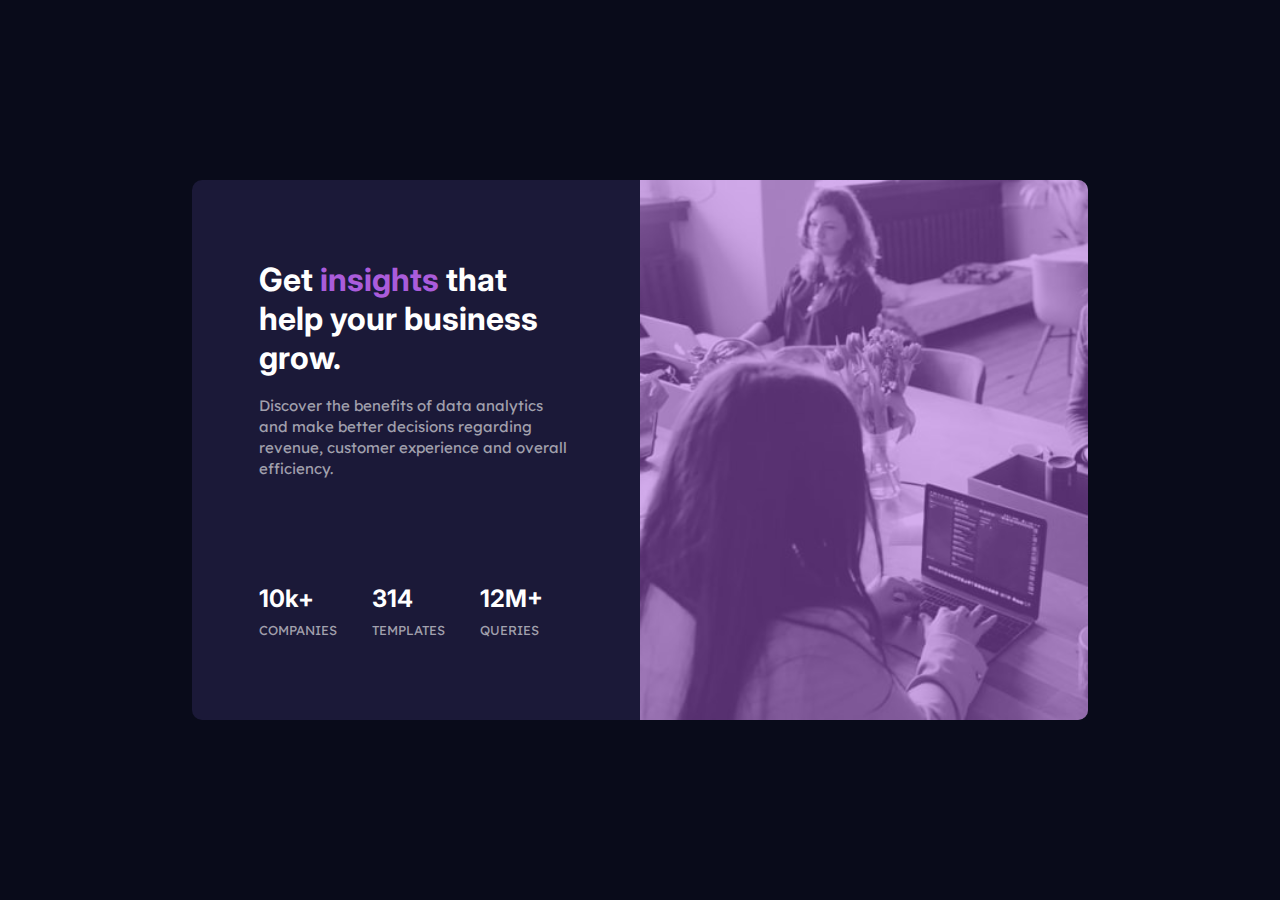
<file: index.html>
<!DOCTYPE html>
<html lang="en">
<head>
    <meta charset="UTF-8">
    <meta http-equiv="X-UA-Compatible" content="IE=edge">
    <meta name="viewport" content="width=device-width, initial-scale=1.0">
    <link rel="stylesheet" href="./style.css">
    <link rel="preconnect" href="https://fonts.googleapis.com">
    <link rel="preconnect" href="https://fonts.gstatic.com" crossorigin>
    <link href="https://fonts.googleapis.com/css2?family=Inter:wght@400;700&display=swap" rel="stylesheet">
    <link href="https://fonts.googleapis.com/css2?family=Lexend+Deca&display=swap" rel="stylesheet">
    <title>Challenge</title>
</head>
<body>
    <div class="container">
    <div class="pcard">
        <div class="left">
            <div class="utext"><h1>Get <span style="color: hsl(277, 64%, 61%);">insights</span> that help your business grow.</h1><br><p>Discover the benefits of data analytics and make better decisions regarding revenue, customer experience and overall efficiency.</p></div>
            <div class="btext">
                <div class="comp"><h2>10k+</h2><p>COMPANIES</p></div>
                <div class="temp"><h2>314</h2><p>TEMPLATES</p></div>
                <div class="query"><h2>12M+</h2><p>QUERIES</p></div>
            </div>
        </div>
        <div class="right"><div class="overlay"></div></div>
    </div>
    </div>
</body>
</html>
</file>
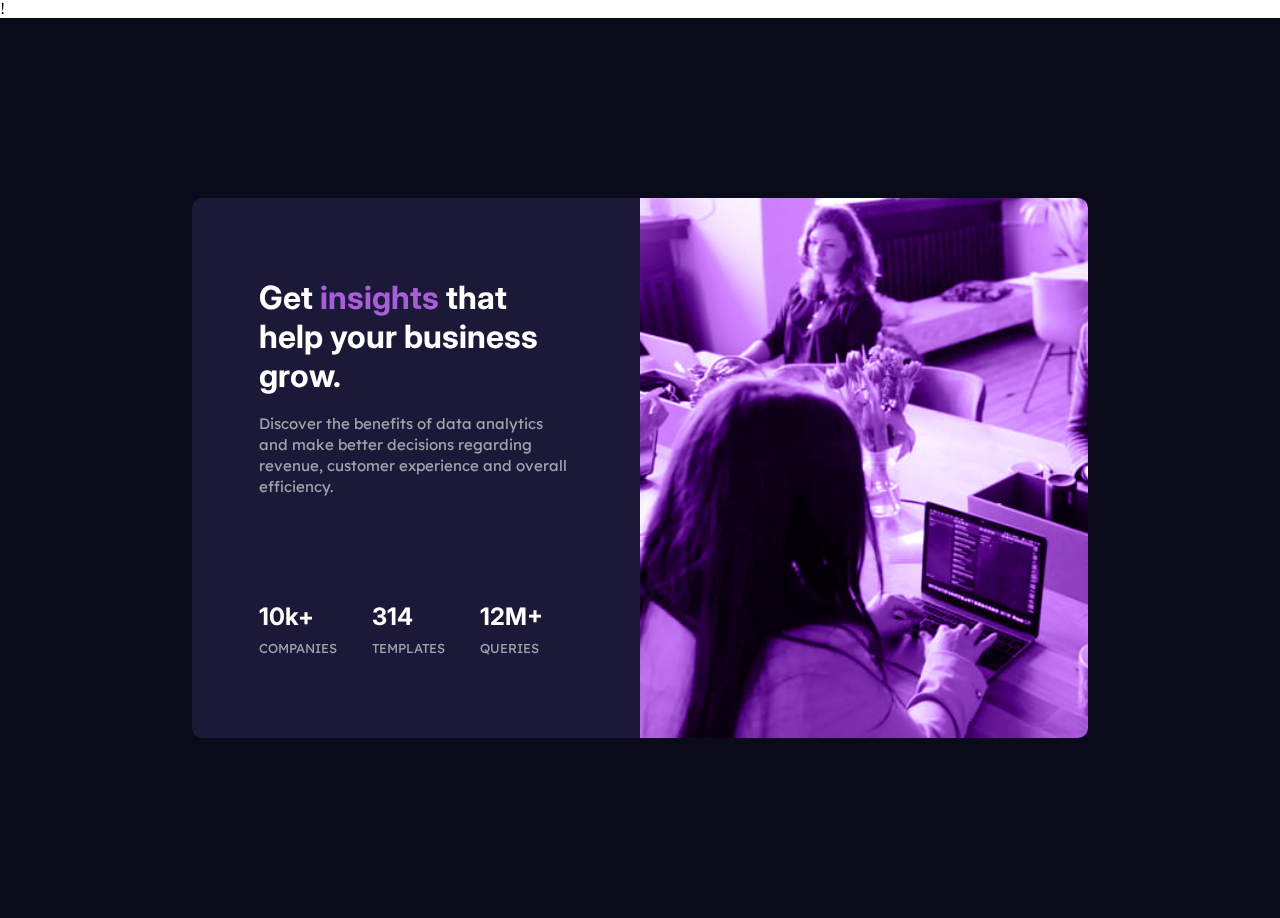
<file: index-proper.html>
!
<!DOCTYPE html>
<html lang="en">

<head>
    <meta charset="UTF-8">
    <meta http-equiv="X-UA-Compatible" content="IE=edge">
    <meta name="viewport" content="width=device-width, initial-scale=1.0">
    <link rel="stylesheet" href="./style-proper.css">
    <link rel="preconnect" href="https://fonts.googleapis.com">
    <link rel="preconnect" href="https://fonts.gstatic.com" crossorigin>
    <link href="https://fonts.googleapis.com/css2?family=Inter:wght@400;700&display=swap" rel="stylesheet">
    <link href="https://fonts.googleapis.com/css2?family=Lexend+Deca&display=swap" rel="stylesheet">
    <title>Challenge</title>
</head>

<body>
    <div class="container">
        <div class="pcard">
            <div class="left">
                <div class="utext">
                    <h1>Get <span style="color: hsl(277, 64%, 61%);">insights</span> that help your business grow.</h1>
                    <br>
                    <p>Discover the benefits of data analytics and make better decisions regarding revenue, customer
                        experience and overall efficiency.</p>
                </div>
                <div class="btext">
                    <div class="comp">
                        <h2>10k+</h2>
                        <p>COMPANIES</p>
                    </div>
                    <div class="temp">
                        <h2>314</h2>
                        <p>TEMPLATES</p>
                    </div>
                    <div class="query">
                        <h2>12M+</h2>
                        <p>QUERIES</p>
                    </div>
                </div>
            </div>
            <div class="right">
            </div>
        </div>
    </div>
</body>

</html>
</file>
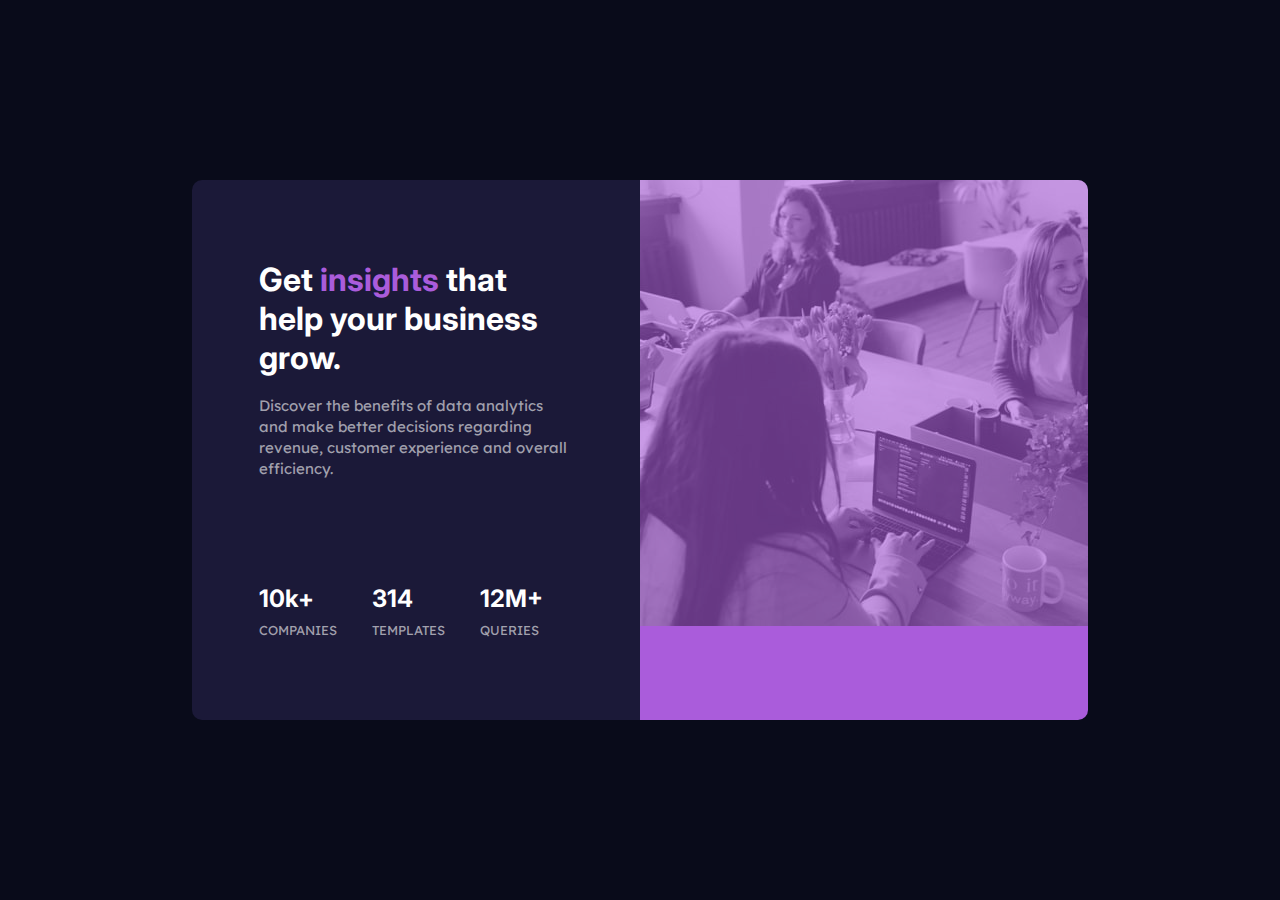
<file: index1.html>
<!DOCTYPE html>
<html lang="en">

<head>
    <meta charset="UTF-8">
    <meta http-equiv="X-UA-Compatible" content="IE=edge">
    <meta name="viewport" content="width=device-width, initial-scale=1.0">
    <link rel="stylesheet" href="./style1.css">
    <link rel="preconnect" href="https://fonts.googleapis.com">
    <link rel="preconnect" href="https://fonts.gstatic.com" crossorigin>
    <link href="https://fonts.googleapis.com/css2?family=Inter:wght@400;700&display=swap" rel="stylesheet">
    <link href="https://fonts.googleapis.com/css2?family=Lexend+Deca&display=swap" rel="stylesheet">
    <title>Challenge</title>
</head>

<body>
    <div class="container">
        <div class="pcard">
            <div class="left">
                <div class="utext">
                    <h1>Get <span style="color: hsl(277, 64%, 61%);">insights</span> that help your business grow.</h1>
                    <br>
                    <p>Discover the benefits of data analytics and make better decisions regarding revenue, customer
                        experience and overall efficiency.</p>
                </div>
                <div class="btext">
                    <div class="comp">
                        <h2>10k+</h2>
                        <p>COMPANIES</p>
                    </div>
                    <div class="temp">
                        <h2>314</h2>
                        <p>TEMPLATES</p>
                    </div>
                    <div class="query">
                        <h2>12M+</h2>
                        <p>QUERIES</p>
                    </div>
                </div>
            </div>
            <div class="right">
               <img src="./img/image-header-desktop.jpg" alt="">
            </div>
        </div>
    </div>
</body>

</html>
</file>
<file: style.css>
* {
  margin: 0;
  padding: 0;
}
h1 {
  color: hsl(0, 0%, 100%);
  font-weight: 700;
  font-family: "Inter", sans-serif;
}
h2 {
  font-family: "Inter", sans-serif;
  color: hsl(0, 0%, 100%);
}
p {
  font-family: "Lexend Deca", sans-serif;
  color: hsla(0, 0%, 100%, 0.6);
  font-weight: 400;
  font-size: 15px;
  line-height: 21px;
}
.pcard {
  width: 70vw;
  height: 60vh;
  border-radius: 10px;
  display: flex;
}
.container {
  display: flex;
  align-items: center;
  justify-content: center;
  height: 100vh;
  background-color: hsl(233, 47%, 7%);
}
.left {
  width: 50%;
  height: 100%;
  background-color: hsl(244, 38%, 16%);
  border-top-left-radius: 10px;
  border-bottom-left-radius: 10px;
  display: flex;
  flex-direction: column;
  align-items: center;
  justify-content: center;
}
.right {
  width: 50%;
  height: 100%;
  background-image: url("./img/image-header-desktop.jpg");
  background-repeat: no-repeat;
  background-size: cover;
  border-top-right-radius: 10px;
  border-bottom-right-radius: 10px;
  position: relative;
  overflow: hidden;
}
.overlay {
  position: absolute;
  background: hsla(277, 64%, 61%, 0.5);
  width: 100%;
  height: 100%;
}
.utext {
  width: 70%;
  height: 60%;
  align-items: center;
}
.btext {
  width: 70%;
  display: flex;
  justify-content: space-between;
  align-items: flex-start;
}
.btext p {
  margin-top: 7px;
  font-size: 13px;
}

.query {
  margin-right: 30px;
}
</file>
<file: style-proper.css>
* {
  margin: 0;
  padding: 0;
}
h1 {
  color: hsl(0, 0%, 100%);
  font-weight: 700;
  font-family: "Inter", sans-serif;
}
h2 {
  font-family: "Inter", sans-serif;
  color: hsl(0, 0%, 100%);
}
p {
  font-family: "Lexend Deca", sans-serif;
  color: hsla(0, 0%, 100%, 0.6);
  font-weight: 400;
  font-size: 15px;
  line-height: 21px;
}
.pcard {
  width: 70vw;
  height: 60vh;
  border-radius: 10px;
  display: flex;
}
.container {
  display: flex;
  align-items: center;
  justify-content: center;
  height: 100vh;
  background-color: hsl(233, 47%, 7%);
}
.left {
  width: 50%;
  height: 100%;
  background-color: hsl(244, 38%, 16%);
  border-top-left-radius: 10px;
  border-bottom-left-radius: 10px;
  display: flex;
  flex-direction: column;
  align-items: center;
  justify-content: center;
}
.right {
  width: 50%;
  height: 100%;
  background-image: url("./img/image-header-desktop.jpg");
  background-repeat: no-repeat;
  background-size: cover;
  border-top-right-radius: 10px;
  border-bottom-right-radius: 10px;
  position: relative;
  overflow: hidden;
}
.right::after{
    content:"";
  position: absolute;
  /* background: hsla(277, 64%, 61%, 0.5); */
  width: 100%;
  height: 100%;
  background-color: hsl(277, 64%, 61%);
  mix-blend-mode:color;
  
}
.utext {
  width: 70%;
  height: 60%;
  align-items: center;
}
.btext {
  width: 70%;
  display: flex;
  justify-content: space-between;
  align-items: flex-start;
}
.btext p {
  margin-top: 7px;
  font-size: 13px;
}

.query {
  margin-right: 30px;
}
</file>
<file: style1.css>
* {
  margin: 0;
  padding: 0;
}
h1 {
  color: hsl(0, 0%, 100%);
  font-weight: 700;
  font-family: "Inter", sans-serif;
}
h2 {
  font-family: "Inter", sans-serif;
  color: hsl(0, 0%, 100%);
}
p {
  font-family: "Lexend Deca", sans-serif;
  color: hsla(0, 0%, 100%, 0.6);
  font-weight: 400;
  font-size: 15px;
  line-height: 21px;
}
.pcard {
  width: 70vw;
  height: 60vh;
  border-radius: 10px;
  display: flex;
}
.container {
  display: flex;
  align-items: center;
  justify-content: center;
  height: 100vh;
  background-color: hsl(233, 47%, 7%);
}
.left {
  width: 50%;
  height: 100%;
  background-color: hsl(244, 38%, 16%);
  border-top-left-radius: 10px;
  border-bottom-left-radius: 10px;
  display: flex;
  flex-direction: column;
  align-items: center;
  justify-content: center;
}
.right {
  width: 50%;
  height: 100%;
  background-repeat: no-repeat;
  background-size: cover;
  border-top-right-radius: 10px;
  border-bottom-right-radius: 10px;
  position: relative;
  overflow: hidden;
  background: hsla(277, 64%, 61%, 1);
}

.utext {
  width: 70%;
  height: 60%;
  align-items: center;
}
.btext {
  width: 70%;
  display: flex;
  justify-content: space-between;
  align-items: flex-start;
}
.btext p {
  margin-top: 7px;
  font-size: 13px;
}

.query {
  margin-right: 30px;
}
img {
  object-fit: cover;
  opacity: 0.4;
}
</file>
